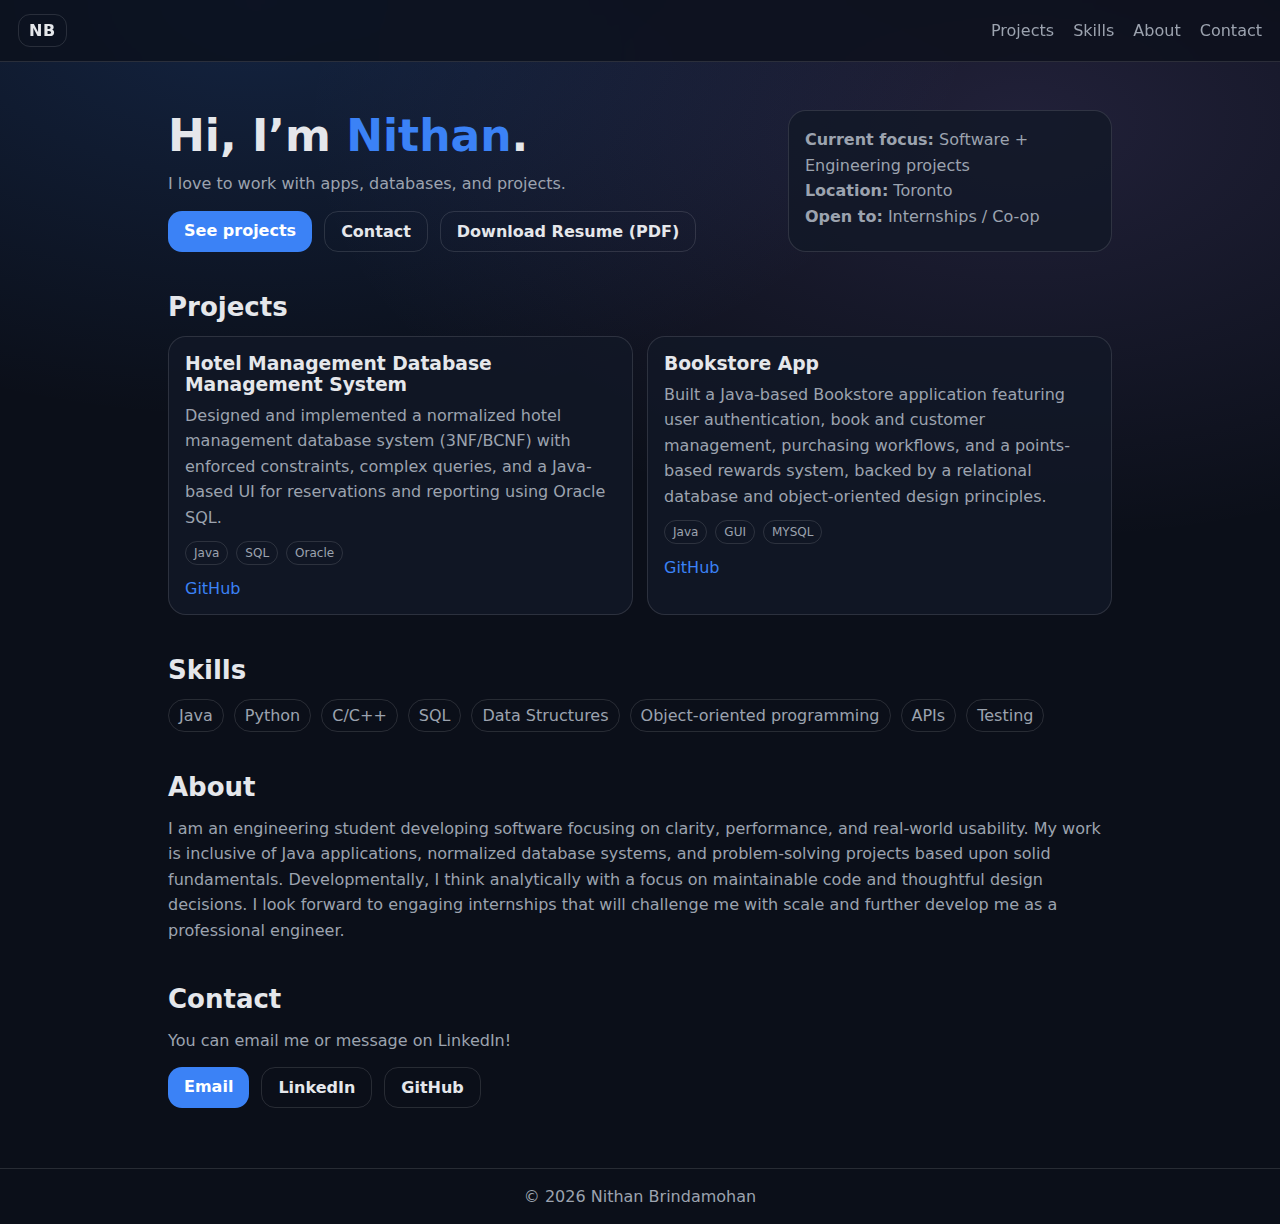
<file: index.html>
<!doctype html>
<html lang="en">
<head>
  <meta charset="utf-8" />
  <meta name="viewport" content="width=device-width, initial-scale=1" />
  <title>Nithan Brindamohan | Portfolio</title>
  <link rel="stylesheet" href="styles.css" />
</head>
<body>
  <header class="nav">
    <a class="logo" href="#top">NB</a>
    <nav>
      <a href="#projects">Projects</a>
      <a href="#skills">Skills</a>
      <a href="#about">About</a>
      <a href="#contact">Contact</a>
    </nav>
  </header>

  <main id="top" class="container">
    <section class="hero">
      <div>
        <h1>Hi, I’m <span class="accent">Nithan</span>.</h1>
        <p>I love to work with apps, databases, and projects.</p>

        <div class="buttons">
          <a class="btn" href="#projects">See projects</a>
          <a class="btn secondary" href="#contact">Contact</a>

          <!-- Resume PDF download button -->
          <a class="btn secondary" href="Nithan Brindamohan-Resume (2) (1).pdf" download>
            Download Resume (PDF)
          </a>
        </div>
      </div>

      <div class="card">
        <p><strong>Current focus:</strong> Software + Engineering projects</p>
        <p><strong>Location:</strong> Toronto</p>
        <p><strong>Open to:</strong> Internships / Co-op</p>
      </div>
    </section>

    <section id="projects">
      <h2>Projects</h2>
      <div class="grid">
        <article class="project">
          <h3> Hotel Management Database Management System</h3>
          <p>Designed and implemented a normalized hotel management database system (3NF/BCNF) with enforced constraints, complex queries, and a Java-based UI for reservations and reporting using Oracle SQL.</p>
          <div class="tags">
            <span>Java</span><span>SQL</span><span>Oracle</span>
          </div>
          <div class="links">
            <a href="https://github.com/nithanbrindamohan/Hotel-Management-Database-Management-System" target="_blank" rel="noreferrer">GitHub</a>
          </div>
        </article>

        <article class="project">
          <h3>Bookstore App </h3>
          <p>Built a Java-based Bookstore application featuring user authentication, book and customer management, purchasing workflows, and a points-based rewards system, backed by a relational database and object-oriented design principles.</p>
          <div class="tags">
            <span>Java</span><span>GUI</span><span>MYSQL</span>
          </div>
          <div class="links">
            <a href="https://github.com/nithanbrindamohan/Bookstore-App" target="_blank" rel="noreferrer">GitHub</a>
          </div>
        </article>
      </div>
    </section>

    <section id="skills">
      <h2>Skills</h2>
      <ul class="skills">
        <li>Java</li><li>Python</li><li>C/C++</li><li>SQL</li>
        <li>Data Structures</li><li>Object-oriented programming </li><li>APIs</li><li>Testing</li>
      </ul>
    </section>

    <section id="about">
      <h2>About</h2>
      <p>
        I am an engineering student developing software focusing on clarity, performance, and real-world usability. My work is inclusive of Java applications, normalized database systems, and problem-solving projects based upon solid fundamentals. Developmentally, I think analytically with a focus on maintainable code and thoughtful design decisions. I look forward to engaging internships that will challenge me with scale and further develop me as a professional engineer.
      </p>
    </section>

    <section id="contact">
      <h2>Contact</h2>
      <p>You can email me or message on LinkedIn!</p>
      <div class="links">
        <a class="btn" href="mailto:nithan2992@gmail.com">Email</a>
        <a class="btn secondary" href="https://www.linkedin.com/in/nithan-brindamohan-715a652b5/" target="_blank" rel="noreferrer">LinkedIn</a>
        <a class="btn secondary" href="https://github.com/nithanbrindamohan" target="_blank" rel="noreferrer">GitHub</a>
      </div>
    </section>
  </main>

  <footer class="footer">© <span id="year"></span> Nithan Brindamohan</footer>
  <script src="script.js"></script>
</body>
</html>
</file>
<file: styles.css>
:root{
  --bg:#0b0f19;
  --card:#111827;
  --text:#e5e7eb;
  --muted:#9ca3af;
  --accent:#3b82f6;
  --border: rgba(255,255,255,.12);
}

*{
  box-sizing:border-box;
  margin:0;
  padding:0;
}

body{
  font-family: system-ui, -apple-system, Segoe UI, Roboto, Arial, sans-serif;
  background:
    radial-gradient(1200px 700px at 20% 0%, rgba(59,130,246,.18), transparent 60%),
    radial-gradient(1200px 700px at 80% 10%, rgba(167,139,250,.14), transparent 60%),
    var(--bg);
  color:var(--text);
}

a{
  text-decoration:none;
  color:inherit;
}

.container{
  max-width:980px;
  margin:0 auto;
  padding:28px 18px 60px;
}

.nav{
  position:sticky;
  top:0;
  display:flex;
  justify-content:space-between;
  align-items:center;
  padding:14px 18px;
  background: rgba(11,15,25,.75);
  backdrop-filter: blur(10px);
  border-bottom:1px solid var(--border);
}

.nav nav a{
  margin-left:14px;
  color:var(--muted);
}

.nav nav a:hover{
  color:var(--text);
}

.logo{
  font-weight:800;
  letter-spacing:.5px;
  border:1px solid var(--border);
  padding:6px 10px;
  border-radius:12px;
}

.hero{
  display:grid;
  grid-template-columns: 1.3fr .7fr;
  gap:18px;
  margin-top:20px;
}

@media (max-width: 800px){
  .hero{
    grid-template-columns:1fr;
  }
}

h1{
  font-size:44px;
  margin-bottom:10px;
}

h2{
  margin:40px 0 14px;
  font-size:26px;
}

p{
  color:var(--muted);
  line-height:1.6;
}

.accent{
  color:var(--accent);
}

.card,
.project{
  background: rgba(17,24,39,.8);
  border:1px solid var(--border);
  border-radius:18px;
  padding:16px;
}

.buttons,
.links{
  display:flex;
  gap:12px;
  flex-wrap:wrap;
  margin-top:14px;
}

.btn{
  display:inline-block;
  background: var(--accent);
  color: white;
  padding:10px 16px;
  border-radius:14px;
  font-weight:700;
  border:none;
}

.btn:hover{
  filter:brightness(1.1);
}

.btn.secondary{
  background: transparent;
  color: var(--text);
  border:1px solid var(--border);
}

.btn.secondary:hover{
  border-color: var(--accent);
}

.links a:not(.btn){
  color: var(--accent);
}

.grid{
  display:grid;
  grid-template-columns: repeat(2, minmax(0, 1fr));
  gap:14px;
}

@media (max-width: 800px){
  .grid{
    grid-template-columns:1fr;
  }
}

.project h3{
  margin-bottom:8px;
}

.tags{
  display:flex;
  gap:8px;
  flex-wrap:wrap;
  margin-top:10px;
}

.tags span{
  font-size:12px;
  color:var(--muted);
  border:1px solid var(--border);
  padding:4px 8px;
  border-radius:999px;
}

.skills{
  list-style:none;
  display:flex;
  gap:10px;
  flex-wrap:wrap;
}

.skills li{
  border:1px solid var(--border);
  border-radius:999px;
  padding:6px 10px;
  color:var(--muted);
}

.footer{
  text-align:center;
  padding:18px;
  border-top:1px solid var(--border);
  color:var(--muted);
}
</file>
<file: portfolio/styles.css>
:root{
  --bg:#0b0f19;
  --card:#111827;
  --text:#e5e7eb;
  --muted:#9ca3af;
  --accent:#3b82f6;
  --border: rgba(255,255,255,.12);
}

*{
  box-sizing:border-box;
  margin:0;
  padding:0;
}

body{
  font-family: system-ui, -apple-system, Segoe UI, Roboto, Arial, sans-serif;
  background:
    radial-gradient(1200px 700px at 20% 0%, rgba(59,130,246,.18), transparent 60%),
    radial-gradient(1200px 700px at 80% 10%, rgba(167,139,250,.14), transparent 60%),
    var(--bg);
  color:var(--text);
}

a{
  text-decoration:none;
  color:inherit;
}

.container{
  max-width:980px;
  margin:0 auto;
  padding:28px 18px 60px;
}

.nav{
  position:sticky;
  top:0;
  display:flex;
  justify-content:space-between;
  align-items:center;
  padding:14px 18px;
  background: rgba(11,15,25,.75);
  backdrop-filter: blur(10px);
  border-bottom:1px solid var(--border);
}

.nav nav a{
  margin-left:14px;
  color:var(--muted);
}

.nav nav a:hover{
  color:var(--text);
}

.logo{
  font-weight:800;
  letter-spacing:.5px;
  border:1px solid var(--border);
  padding:6px 10px;
  border-radius:12px;
}

.hero{
  display:grid;
  grid-template-columns: 1.3fr .7fr;
  gap:18px;
  margin-top:20px;
}

@media (max-width: 800px){
  .hero{
    grid-template-columns:1fr;
  }
}

h1{
  font-size:44px;
  margin-bottom:10px;
}

h2{
  margin:40px 0 14px;
  font-size:26px;
}

p{
  color:var(--muted);
  line-height:1.6;
}

.accent{
  color:var(--accent);
}

.card,
.project{
  background: rgba(17,24,39,.8);
  border:1px solid var(--border);
  border-radius:18px;
  padding:16px;
}

.buttons,
.links{
  display:flex;
  gap:12px;
  flex-wrap:wrap;
  margin-top:14px;
}

.btn{
  display:inline-block;
  background: var(--accent);
  color: white;
  padding:10px 16px;
  border-radius:14px;
  font-weight:700;
  border:none;
}

.btn:hover{
  filter:brightness(1.1);
}

.btn.secondary{
  background: transparent;
  color: var(--text);
  border:1px solid var(--border);
}

.btn.secondary:hover{
  border-color: var(--accent);
}

.links a:not(.btn){
  color: var(--accent);
}

.grid{
  display:grid;
  grid-template-columns: repeat(2, minmax(0, 1fr));
  gap:14px;
}

@media (max-width: 800px){
  .grid{
    grid-template-columns:1fr;
  }
}

.project h3{
  margin-bottom:8px;
}

.tags{
  display:flex;
  gap:8px;
  flex-wrap:wrap;
  margin-top:10px;
}

.tags span{
  font-size:12px;
  color:var(--muted);
  border:1px solid var(--border);
  padding:4px 8px;
  border-radius:999px;
}

.skills{
  list-style:none;
  display:flex;
  gap:10px;
  flex-wrap:wrap;
}

.skills li{
  border:1px solid var(--border);
  border-radius:999px;
  padding:6px 10px;
  color:var(--muted);
}

.footer{
  text-align:center;
  padding:18px;
  border-top:1px solid var(--border);
  color:var(--muted);
}
</file>
